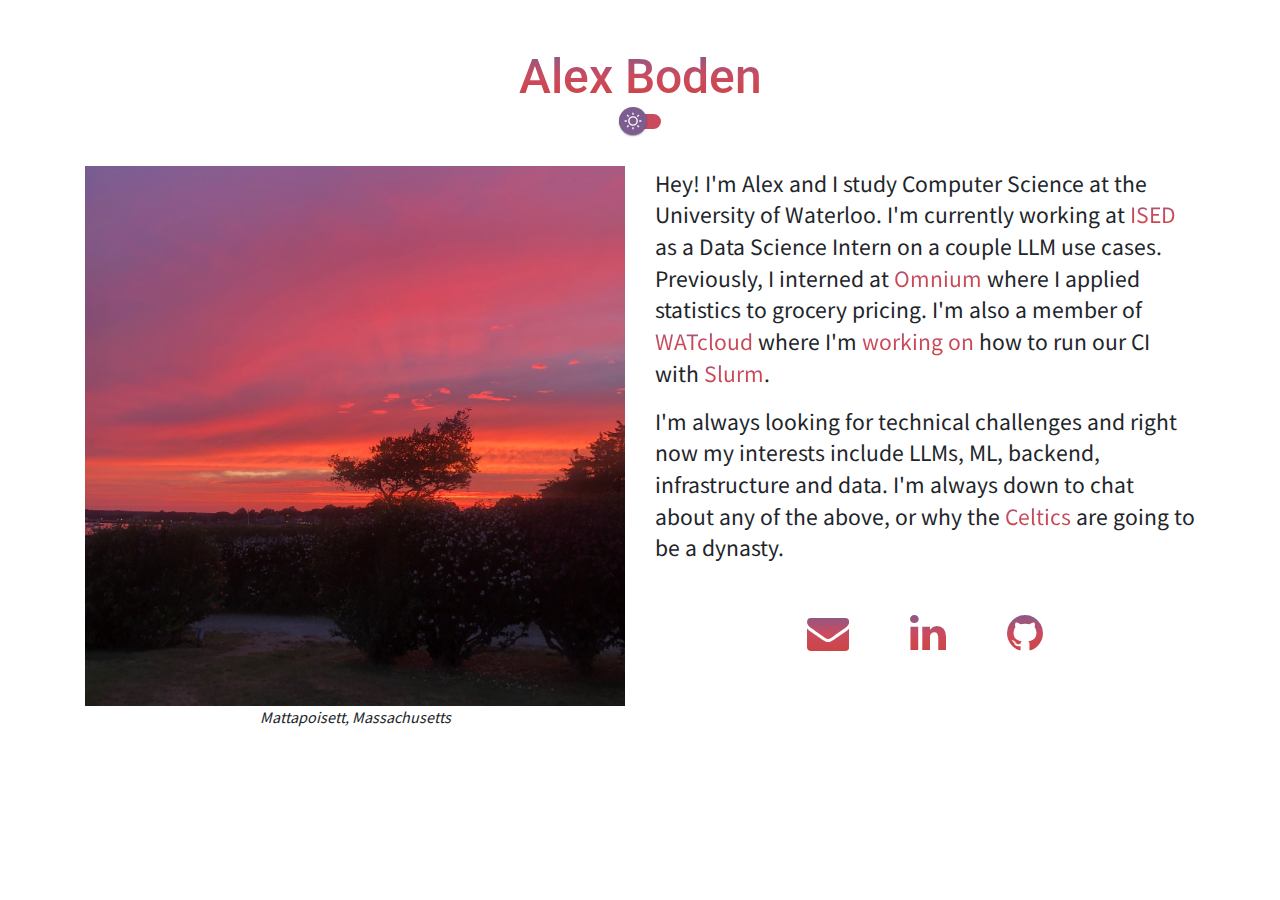
<file: index.html>
<!DOCTYPE html>
<html lang="en">
<head>
    <title>alexboden.ca</title>
    <meta name="viewport" content="width=device-width, initial-scale=1.0">
    <link rel="stylesheet" href="https://stackpath.bootstrapcdn.com/bootstrap/4.3.1/css/bootstrap.min.css">
    <link rel="stylesheet" href="style.css">
    <link rel="stylesheet" href="dark-mode-button.css">
    <link rel="stylesheet" href="https://cdnjs.cloudflare.com/ajax/libs/font-awesome/4.7.0/css/font-awesome.min.css">
</head>

<body class="">
    <div class="col-md-12 text-center mt-5">
        <h1 style="font-size: 3em; font-family: Roboto;"><a href="https://alexboden.ca" class="pink-link">Alex Boden<a></h1>

		<label class="ui-switch">
			<input type="checkbox" id="darkModeToggle">
			<div class="slider">
			  <div class="circle"></div>
			</div>
		  </label>
		  
    </div>


    <div class="container mt-4">
        <div class="row">
            <div class="col-md-6 center-text order-md-2" style="font-size: 1.32em; padding-top: 0.1em;">
                <p class="center-text">Hey! I'm Alex and I study Computer Science at the University of Waterloo. I'm currently working at <a class="pink-link" href="https://ised-isde.canada.ca/site/ised/en">ISED</a> as a Data Science Intern on a couple LLM use cases. Previously, I interned at <a class="pink-link" href="https://www.omniumcpg.com/">Omnium</a> where I applied statistics to grocery pricing. I'm also a member of <a class="pink-link" href="https://cloud.watonomous.ca">WATcloud</a> where I'm <a class="pink-link" href="https://github.com/WATonomous/run-gha-on-slurm">working on</a> how to run our CI with <a class="pink-link" href="https://slurm.schedmd.com/overview.html">Slurm</a>.</p>
                <p>I'm always looking for technical challenges and right now my interests include LLMs, ML, backend, infrastructure and data. I'm always down to chat about any of the above, or why the <a class="pink-link" href="https://www.nba.com/playoffs/2024/nba-finals">Celtics</a> are going to be a dynasty.</p>
                <br>
                <div style="display: flex; justify-content: center; align-items: center; gap: 20px;">
                    <a href="mailto:alex.boden@uwaterloo.ca" class="pink-link">
                        <i class="fa fa-envelope" style="font-size:2em;"></i>
                    </a>
                    &emsp;
                    <a href="https://linkedin.com/in/alex-boden" class="pink-link">
                        <i class="fa fa-linkedin" style="font-size:2em;"></i>
                    </a>
                    &emsp;
                    <a href="https://github.com/alexboden" class="pink-link">
                        <i class="fa fa-github" style="font-size:2em;"></i>
                    </a>
                </div>
                <br>
            </div>
            <div class="col-md-6 order-md-1">
                <img src="sky.jpeg" class="img-fluid" alt="Sunset in Mattapoisett" style="width: 100%; height: auto;">
                <p style="font-style: italic; font-size: 0.9em" class="text-center">Mattapoisett, Massachusetts</p>
            </div>
        </div>
    </div>

    <!-- Include Bootstrap JS (Optional) -->
    <script src="https://code.jquery.com/jquery-3.3.1.slim.min.js"></script>
    <script src="https://cdnjs.cloudflare.com/ajax/libs/popper.js/1.14.7/umd/popper.min.js"></script>
    <script src="https://stackpath.bootstrapcdn.com/bootstrap/4.3.1/js/bootstrap.min.js"></script>
	<script>
        const toggleSwitch = document.getElementById('darkModeToggle');
        toggleSwitch.addEventListener('change', () => {
            document.body.classList.toggle('bg-dark');
            document.body.classList.toggle('bg-light');
            document.querySelectorAll('.bg-light').forEach(element => {
                element.classList.toggle('dark-mode');
            });
        });
    </script>
</body>
</html>
</file>
<file: style.css>
@import url('https://fonts.googleapis.com/css2?family=Noto+Sans+JP:wght@400;700&display=swap');
@import url('https://fonts.googleapis.com/css2?family=Arimo:ital,wght@0,400..700;1,400..700&family=REM:ital,wght@0,100..900;1,100..900&family=Roboto:ital,wght@0,100;0,300;0,400;0,500;0,700;0,900;1,100;1,300;1,400;1,500;1,700;1,900&display=swap');

body {
	font-family: 'Noto Sans JP', sans-serif;
}

.img-fluid {
    width: 100%;
    height: auto;
}

.pink-link {
	background: linear-gradient(to bottom, #7e5c8f, #cb4b5e, #cc433f);
    background-clip: border-box;
	-webkit-text-fill-color: transparent;
	-webkit-background-clip: text;
}

.pink-link:hover {
	text-decoration: underline solid #cc433f;
}
/* Default Light Mode Styles */
body.bg-light {
    background-color: #f8f9fa;
    color: #212529;
}

/* Dark Mode Styles */
body.bg-dark {
    background-color: #212529;
    color: #f8f9fa;
}

.dark-mode .bg-light {
    background-color: #343a40 !important;
}
</file>
<file: dark-mode-button.css>
/* switch settings 👇 */

.ui-switch {
	/* switch */
	--switch-bg: #cb4b5e;
	--switch-width: 42px;
	--switch-height: 15px;
	/* circle */
	--circle-diameter: 28px;
	--circle-bg: #7e5c8f;
	--circle-inset: calc((var(--circle-diameter) - var(--switch-height)) / 2);
  }
  
  .ui-switch input {
	display: none;
  }
  
  .slider {
	-webkit-appearance: none;
	-moz-appearance: none;
	appearance: none;
	width: var(--switch-width);
	height: var(--switch-height);
	background: var(--switch-bg);
	border-radius: 999px;
	position: relative;
	cursor: pointer;
  }
  
  .slider .circle {
	top: calc(var(--circle-inset) * -1);
	left: 0;
	width: var(--circle-diameter);
	height: var(--circle-diameter);
	position: absolute;
	background: var(--circle-bg);
	border-radius: inherit;
	background-image: url("[data-uri]");
	background-repeat: no-repeat;
	background-position: center center;
	-webkit-transition: left 150ms cubic-bezier(0.4, 0, 0.2, 1) 0ms, -webkit-transform 150ms cubic-bezier(0.4, 0, 0.2, 1) 0ms;
	-o-transition: left 150ms cubic-bezier(0.4, 0, 0.2, 1) 0ms, transform 150ms cubic-bezier(0.4, 0, 0.2, 1) 0ms;
	transition: left 150ms cubic-bezier(0.4, 0, 0.2, 1) 0ms, transform 150ms cubic-bezier(0.4, 0, 0.2, 1) 0ms, -webkit-transform 150ms cubic-bezier(0.4, 0, 0.2, 1) 0ms;
	display: -webkit-box;
	display: -ms-flexbox;
	display: flex;
	-webkit-box-align: center;
	-ms-flex-align: center;
	align-items: center;
	-webkit-box-pack: center;
	-ms-flex-pack: center;
	justify-content: center;
	box-shadow: 0px 2px 1px -1px rgba(0,0,0,0.2), 0px 1px 1px 0px rgba(0,0,0,0.14), 0px 1px 3px 0px rgba(0,0,0,0.12);
	;
  }
  
  .slider .circle::before {
	content: "";
	position: absolute;
	width: 100%;
	height: 100%;
	background: rgba(255, 255, 255, 0.75);
	border-radius: inherit;
	-webkit-transition: all 500ms;
	-o-transition: all 500ms;
	transition: all 500ms;
	opacity: 0;
  }
  
  /* actions */
  
  .ui-switch input:checked+.slider .circle {
	left: calc(100% - var(--circle-diameter));
	background-image: url("[data-uri]");
  }
  
  .ui-switch input:active+.slider .circle::before {
	-webkit-transition: 0s;
	-o-transition: 0s;
	transition: 0s;
	opacity: 1;
	width: 0;
	height: 0;
  }
</file>
